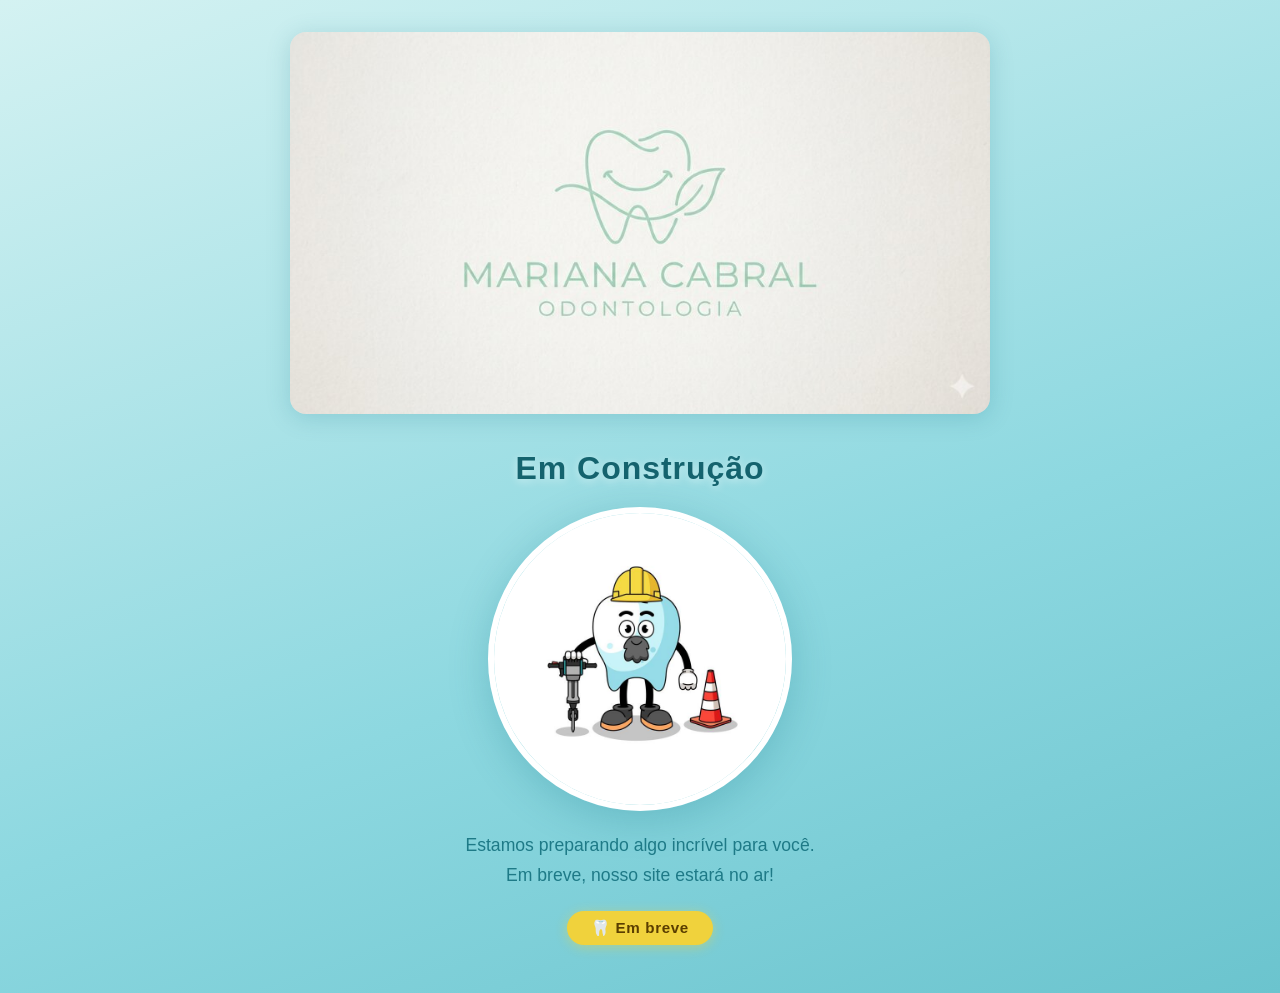
<file: overlays/kimawesome/mari/site/html/index.html>
<!DOCTYPE html>
<html lang="pt-BR">
<head>
  <meta charset="UTF-8">
  <meta name="viewport" content="width=device-width, initial-scale=1.0">
  <title>Dra. Mariana Cabral – Em Construção</title>
  <style>
    *, *::before, *::after { box-sizing: border-box; margin: 0; padding: 0; }
    body {
      min-height: 100vh;
      background: linear-gradient(160deg, #d4f2f2 0%, #8dd8e0 60%, #6bc4ce 100%);
      display: flex;
      flex-direction: column;
      align-items: center;
      font-family: 'Segoe UI', Tahoma, Geneva, Verdana, sans-serif;
      padding: 32px 20px 48px;
    }
    .logo-top {
      max-width: 700px;
      width: 90%;
      border-radius: 16px;
      box-shadow: 0 4px 24px rgba(0,100,120,0.18);
      margin-bottom: 36px;
    }
    .construction-wrap {
      display: flex;
      flex-direction: column;
      align-items: center;
      gap: 20px;
    }
    .construction-img {
      max-width: 380px;
      width: 80%;
      border-radius: 50%;
      box-shadow: 0 8px 40px rgba(0,100,120,0.22);
      border: 6px solid #fff;
    }
    h1 {
      color: #14636e;
      font-size: 2rem;
      font-weight: 700;
      text-align: center;
      text-shadow: 0 2px 8px rgba(255,255,255,0.5);
      letter-spacing: 0.03em;
    }
    p {
      color: #1e7a87;
      font-size: 1.1rem;
      text-align: center;
      max-width: 480px;
      line-height: 1.7;
    }
    .badge {
      display: inline-block;
      background: #f0d23c;
      color: #5a3e00;
      font-weight: 700;
      padding: 8px 24px;
      border-radius: 32px;
      font-size: 0.95rem;
      box-shadow: 0 2px 12px rgba(240,210,60,0.45);
      letter-spacing: 0.04em;
    }
  </style>
</head>
<body>
  <img class="logo-top" src="[data-uri]" alt="Logo Dra. Mariana Cabral">
  <div class="construction-wrap">
    <h1>Em Construção</h1>
    <img class="construction-img" src="[data-uri]" alt="Página em construção">
    <p>Estamos preparando algo incrível para você.<br>Em breve, nosso site estará no ar!</p>
    <span class="badge">🦷 Em breve</span>
  </div>
</body>
</html>
</file>
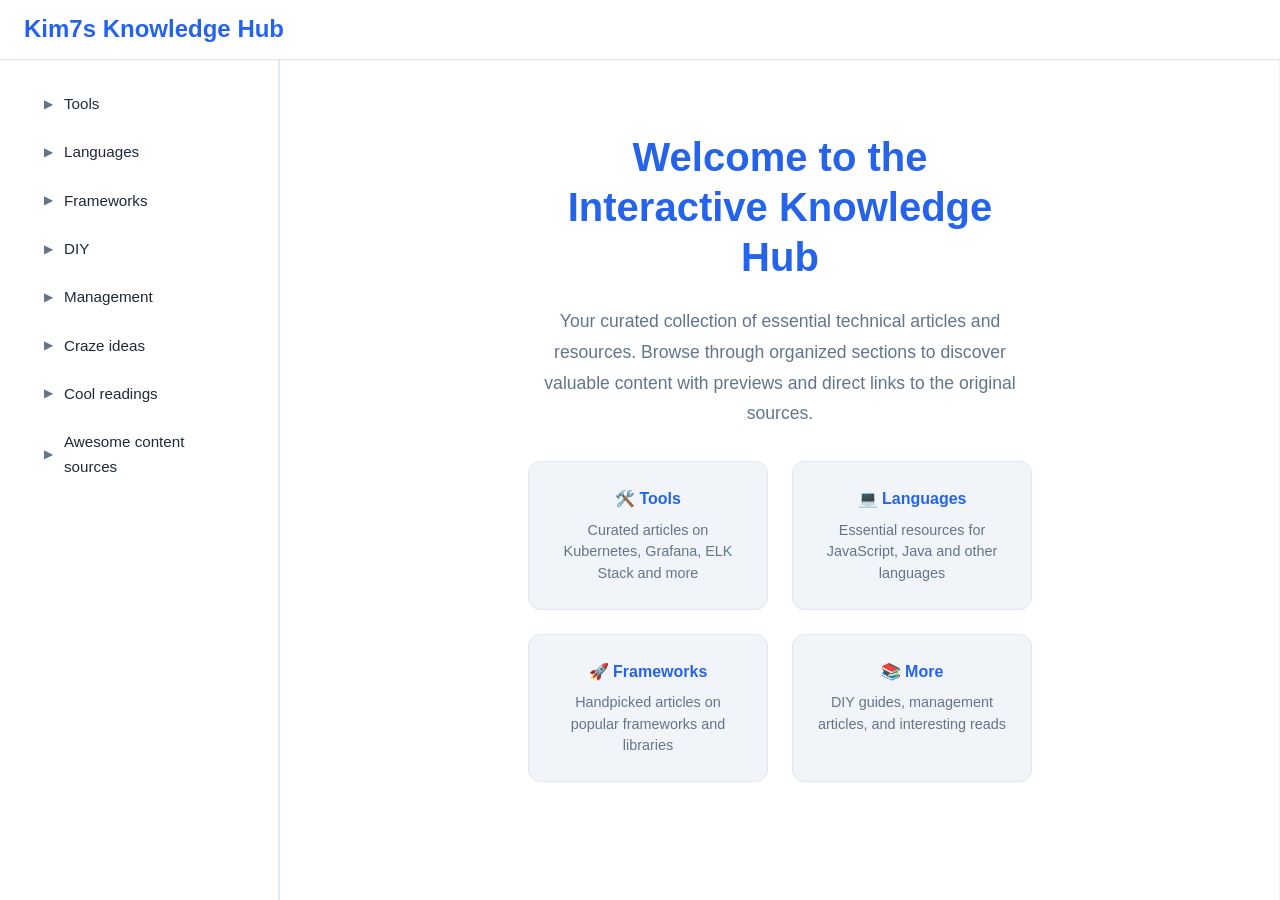
<file: overlays/kimawesome/site/articles/site/index.html>
<!DOCTYPE html>
<html lang="en">

<head>
    <meta charset="UTF-8">
    <meta name="viewport" content="width=device-width, initial-scale=1.0">
    <title>Kim7s Knowledge Hub</title>
    <link rel="stylesheet" href="styles.css">
</head>

<body>
    <!-- Mobile Overlay -->
    <div class="mobile-overlay" id="mobile-overlay"></div>

    <div class="app-container">
        <!-- Header -->
        <header class="header">
            <button class="mobile-menu-button" id="mobile-menu-button" aria-label="Toggle navigation menu">
                ☰
            </button>
            <h1>Kim7s Knowledge Hub</h1>
        </header>

        <!-- Sidebar Navigation -->
        <aside class="sidebar" id="sidebar">
            <nav class="navigation" role="navigation" aria-label="Knowledge Hub Navigation">
                <ul class="nav-tree">
                    <li class="nav-section">
                        <div class="nav-section-header" tabindex="0" role="button" aria-expanded="false"
                            aria-controls="tools-subsections">
                            <span class="nav-expand-icon">▶</span>
                            <span class="nav-section-title">Tools</span>
                        </div>
                        <ul class="nav-subsections" id="tools-subsections">
                            <li class="nav-subsection">
                                <a href="#" class="nav-subsection-link" data-section="Tools"
                                    data-subsection="k8s">k8s</a>
                            </li>
                            <li class="nav-subsection">
                                <a href="#" class="nav-subsection-link" data-section="Tools"
                                    data-subsection="grafana">grafana</a>
                            </li>
                            <li class="nav-subsection">
                                <a href="#" class="nav-subsection-link" data-section="Tools"
                                    data-subsection="elk">elk</a>
                            </li>
                        </ul>
                    </li>

                    <li class="nav-section">
                        <div class="nav-section-header" tabindex="0" role="button" aria-expanded="false"
                            aria-controls="languages-subsections">
                            <span class="nav-expand-icon">▶</span>
                            <span class="nav-section-title">Languages</span>
                        </div>
                        <ul class="nav-subsections" id="languages-subsections">
                            <li class="nav-subsection">
                                <a href="#" class="nav-subsection-link" data-section="Languages"
                                    data-subsection="js">JS</a>
                            </li>
                            <li class="nav-subsection">
                                <a href="#" class="nav-subsection-link" data-section="Languages"
                                    data-subsection="java">java</a>
                            </li>
                            <li class="nav-subsection">
                                <a href="#" class="nav-subsection-link" data-section="Languages"
                                    data-subsection="yaml">yaml</a>
                            </li>
                        </ul>
                    </li>

                    <li class="nav-section">
                        <div class="nav-section-header" tabindex="0" role="button" aria-expanded="false"
                            aria-controls="frameworks-subsections">
                            <span class="nav-expand-icon">▶</span>
                            <span class="nav-section-title">Frameworks</span>
                        </div>
                        <ul class="nav-subsections" id="frameworks-subsections">
                            <!-- Subsections to be defined in later tasks -->
                        </ul>
                    </li>

                    <li class="nav-section">
                        <div class="nav-section-header" tabindex="0" role="button" aria-expanded="false"
                            aria-controls="diy-subsections">
                            <span class="nav-expand-icon">▶</span>
                            <span class="nav-section-title">DIY</span>
                        </div>
                        <ul class="nav-subsections" id="diy-subsections">
                            <!-- Subsections to be defined in later tasks -->
                        </ul>
                    </li>

                    <li class="nav-section">
                        <div class="nav-section-header" tabindex="0" role="button" aria-expanded="false"
                            aria-controls="management-subsections">
                            <span class="nav-expand-icon">▶</span>
                            <span class="nav-section-title">Management</span>
                        </div>
                        <ul class="nav-subsections" id="management-subsections">
                            <!-- Subsections to be defined in later tasks -->
                        </ul>
                    </li>

                    <li class="nav-section">
                        <div class="nav-section-header" tabindex="0" role="button" aria-expanded="false"
                            aria-controls="craze-ideas-subsections">
                            <span class="nav-expand-icon">▶</span>
                            <span class="nav-section-title">Craze ideas</span>
                        </div>
                        <ul class="nav-subsections" id="craze-ideas-subsections">
                            <!-- Subsections to be defined in later tasks -->
                        </ul>
                    </li>

                    <li class="nav-section">
                        <div class="nav-section-header" tabindex="0" role="button" aria-expanded="false"
                            aria-controls="cool-readings-subsections">
                            <span class="nav-expand-icon">▶</span>
                            <span class="nav-section-title">Cool readings</span>
                        </div>
                        <ul class="nav-subsections" id="cool-readings-subsections">
                            <!-- Subsections to be defined in later tasks -->
                        </ul>
                    </li>

                    <li class="nav-section">
                        <div class="nav-section-header" tabindex="0" role="button" aria-expanded="false"
                            aria-controls="awesome-content-sources-subsections">
                            <span class="nav-expand-icon">▶</span>
                            <span class="nav-section-title">Awesome content sources</span>
                        </div>
                        <ul class="nav-subsections" id="awesome-content-sources-subsections">
                            <li class="nav-subsection">
                                <a href="#" class="nav-subsection-link" data-section="Awesome content sources"
                                    data-subsection="tech">Tech</a>
                            </li>
                        </ul>
                    </li>
                </ul>
            </nav>
        </aside>

        <!-- Main Content Area -->
        <main class="main-content" id="main-content">
            <!-- Dynamic content will be loaded here -->
            <div class="content-container" id="content-container">
                <div class="welcome-content">
                    <h2>Welcome to the Interactive Knowledge Hub</h2>
                    <p>Your curated collection of essential technical articles and resources. Browse through organized
                        sections to discover valuable content with previews and direct links to the original sources.
                    </p>

                    <div class="welcome-features">
                        <div class="welcome-feature">
                            <h4>🛠️ Tools</h4>
                            <p>Curated articles on Kubernetes, Grafana, ELK Stack and more</p>
                        </div>
                        <div class="welcome-feature">
                            <h4>💻 Languages</h4>
                            <p>Essential resources for JavaScript, Java and other languages</p>
                        </div>
                        <div class="welcome-feature">
                            <h4>🚀 Frameworks</h4>
                            <p>Handpicked articles on popular frameworks and libraries</p>
                        </div>
                        <div class="welcome-feature">
                            <h4>📚 More</h4>
                            <p>DIY guides, management articles, and interesting reads</p>
                        </div>
                    </div>
                </div>
            </div>
        </main>
    </div>

    <script src="script.js"></script>
</body>

</html>
</file>
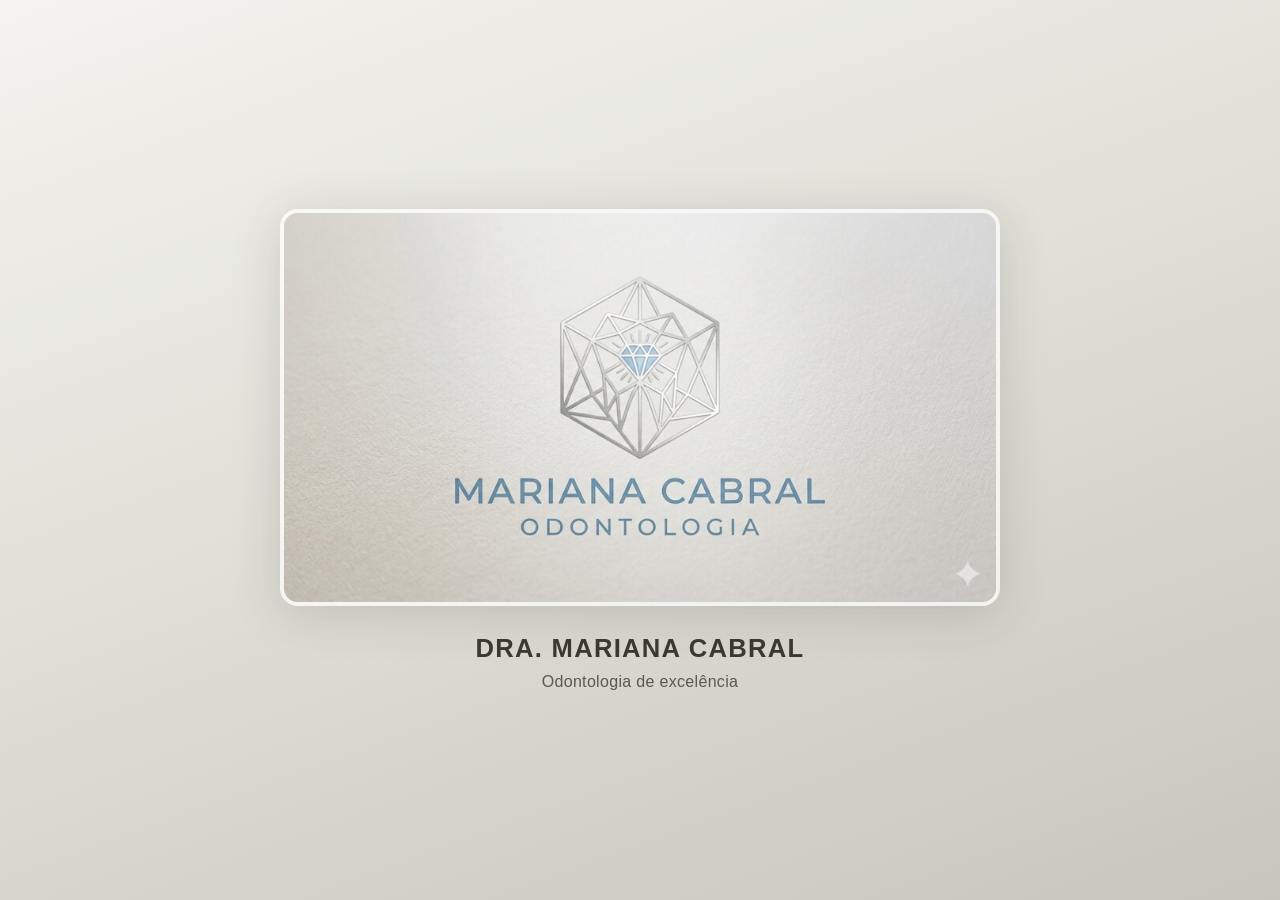
<file: overlays/kimawesome/mari/site/html/logo-diamante.html>
<!DOCTYPE html>
<html lang="pt-BR">
<head>
  <meta charset="UTF-8">
  <meta name="viewport" content="width=device-width, initial-scale=1.0">
  <title>Dra. Mariana Cabral – Diamante</title>
  <style>
    *, *::before, *::after { box-sizing: border-box; margin: 0; padding: 0; }
    body {
      min-height: 100vh;
      background: linear-gradient(160deg, #f4f3ef 0%, #deded6 50%, #c8c6bc 100%);
      display: flex;
      flex-direction: column;
      align-items: center;
      justify-content: center;
      font-family: 'Segoe UI', Tahoma, Geneva, Verdana, sans-serif;
      padding: 48px 20px;
    }
    .logo-img {
      max-width: 720px;
      width: 92%;
      border-radius: 18px;
      box-shadow: 0 8px 48px rgba(60,60,50,0.18);
      border: 4px solid rgba(255,255,255,0.7);
    }
    h1 {
      color: #3a3830;
      font-size: 1.6rem;
      font-weight: 600;
      margin-top: 28px;
      letter-spacing: 0.05em;
      text-align: center;
      text-transform: uppercase;
    }
    p {
      color: #5a5850;
      margin-top: 10px;
      font-size: 1rem;
      text-align: center;
      letter-spacing: 0.02em;
    }
  </style>
</head>
<body>
  <img class="logo-img" src="[data-uri]" alt="Logo Diamante – Dra. Mariana Cabral">
  <h1>Dra. Mariana Cabral</h1>
  <p>Odontologia de excelência</p>
</body>
</html>
</file>
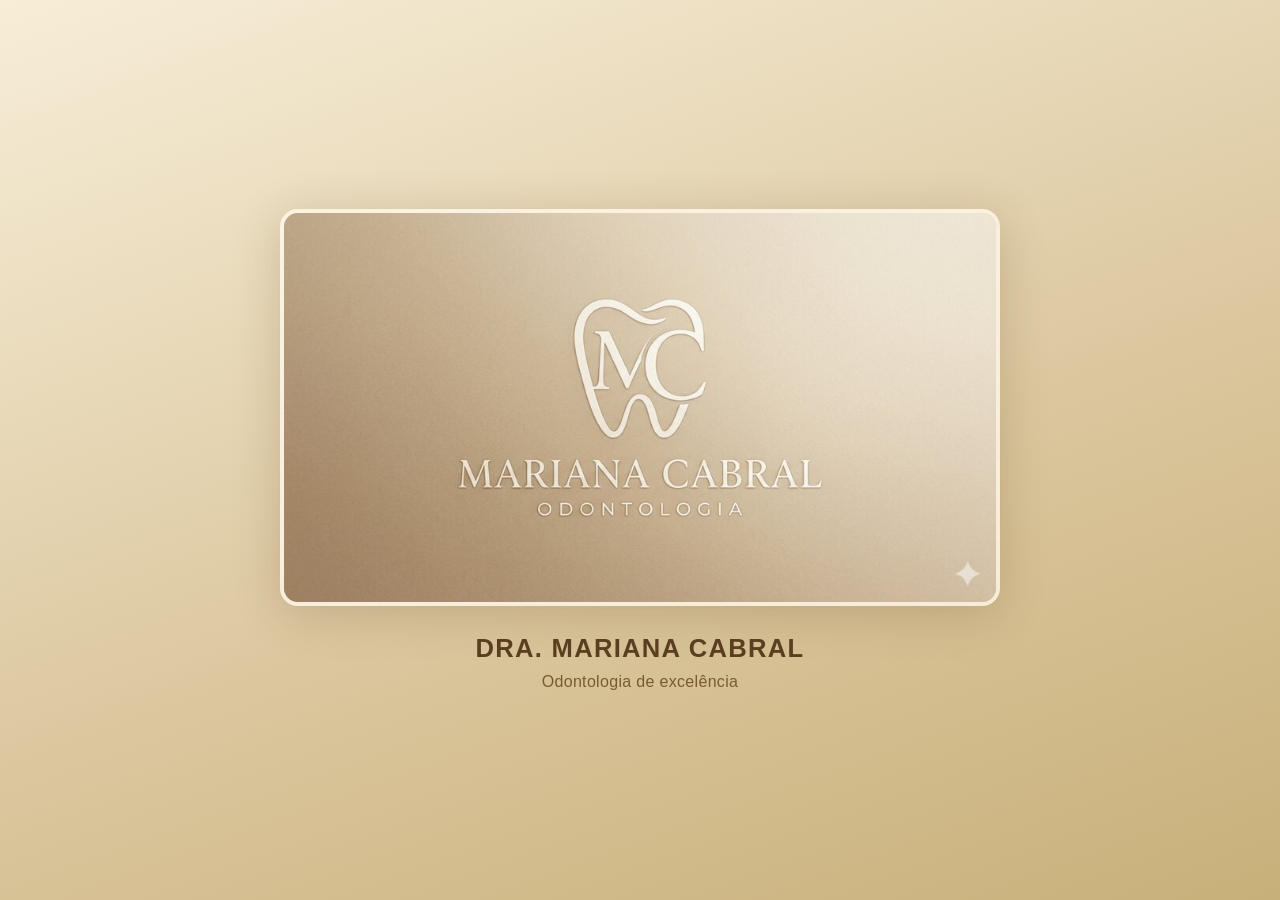
<file: overlays/kimawesome/mari/site/html/logo-normal.html>
<!DOCTYPE html>
<html lang="pt-BR">
<head>
  <meta charset="UTF-8">
  <meta name="viewport" content="width=device-width, initial-scale=1.0">
  <title>Dra. Mariana Cabral</title>
  <style>
    *, *::before, *::after { box-sizing: border-box; margin: 0; padding: 0; }
    body {
      min-height: 100vh;
      background: linear-gradient(160deg, #f7eed8 0%, #dcc8a0 55%, #c8b07a 100%);
      display: flex;
      flex-direction: column;
      align-items: center;
      justify-content: center;
      font-family: 'Segoe UI', Tahoma, Geneva, Verdana, sans-serif;
      padding: 48px 20px;
    }
    .logo-img {
      max-width: 720px;
      width: 92%;
      border-radius: 18px;
      box-shadow: 0 8px 48px rgba(80,50,20,0.20);
      border: 4px solid rgba(255,248,235,0.8);
    }
    h1 {
      color: #5a3e20;
      font-size: 1.6rem;
      font-weight: 600;
      margin-top: 28px;
      letter-spacing: 0.05em;
      text-align: center;
      text-transform: uppercase;
    }
    p {
      color: #7a5a30;
      margin-top: 10px;
      font-size: 1rem;
      text-align: center;
      letter-spacing: 0.02em;
    }
  </style>
</head>
<body>
  <img class="logo-img" src="[data-uri]" alt="Logo – Dra. Mariana Cabral">
  <h1>Dra. Mariana Cabral</h1>
  <p>Odontologia de excelência</p>
</body>
</html>
</file>
<file: overlays/kimawesome/site/articles/site/styles.css>
/* CSS Custom Properties for theming and consistent spacing */
:root {
    /* Enhanced Color Scheme with more depth */
    --primary-color: #2563eb;
    --primary-hover: #1d4ed8;
    --primary-light: #3b82f6;
    --secondary-color: #64748b;
    --secondary-hover: #475569;
    --background-light: #ffffff;
    --background-dark: #1e293b;
    --text-light: #1e293b;
    --text-dark: #f8fafc;
    --accent-color: #10b981;
    --accent-hover: #059669;
    --border-color: #e2e8f0;
    --border-hover: #cbd5e1;
    --hover-bg: #f1f5f9;
    --hover-bg-strong: #e2e8f0;
    --focus-ring: #3b82f6;
    --shadow-sm: 0 1px 2px 0 rgba(0, 0, 0, 0.05);
    --shadow-md: 0 4px 6px -1px rgba(0, 0, 0, 0.1), 0 2px 4px -1px rgba(0, 0, 0, 0.06);
    --shadow-lg: 0 10px 15px -3px rgba(0, 0, 0, 0.1), 0 4px 6px -2px rgba(0, 0, 0, 0.05);

    /* Spacing System (8px base unit) */
    --spacing-xs: 8px;
    --spacing-sm: 16px;
    --spacing-md: 24px;
    --spacing-lg: 32px;
    --spacing-xl: 40px;
    --spacing-2xl: 48px;

    /* Enhanced Typography with better hierarchy */
    --font-family: -apple-system, BlinkMacSystemFont, 'Segoe UI', 'Roboto', 'Oxygen', 'Ubuntu', 'Cantarell', sans-serif;
    --font-family-mono: 'SF Mono', 'Monaco', 'Inconsolata', 'Roboto Mono', 'Source Code Pro', monospace;
    --font-weight-normal: 400;
    --font-weight-medium: 500;
    --font-weight-semibold: 600;
    --font-weight-bold: 700;
    --line-height-tight: 1.25;
    --line-height-normal: 1.5;
    --line-height-relaxed: 1.75;

    /* Layout */
    --sidebar-width: 280px;
    --header-height: 60px;
    --border-radius: 6px;
    --border-radius-lg: 12px;

    /* Enhanced Animation System */
    --transition-fast: 150ms cubic-bezier(0.4, 0, 0.2, 1);
    --transition-normal: 250ms cubic-bezier(0.4, 0, 0.2, 1);
    --transition-slow: 350ms cubic-bezier(0.4, 0, 0.2, 1);
    --transition-bounce: 400ms cubic-bezier(0.68, -0.55, 0.265, 1.55);
    --ease-in-out: cubic-bezier(0.4, 0, 0.2, 1);
    --ease-out: cubic-bezier(0, 0, 0.2, 1);
    --ease-in: cubic-bezier(0.4, 0, 1, 1);
}

/* Reset and base styles */
* {
    margin: 0;
    padding: 0;
    box-sizing: border-box;
}

body {
    font-family: var(--font-family);
    background-color: var(--background-light);
    color: var(--text-light);
    line-height: 1.6;
    overflow-x: hidden;
}

/* Main layout container */
.app-container {
    display: grid;
    grid-template-areas:
        "header header"
        "sidebar main";
    grid-template-columns: var(--sidebar-width) 1fr;
    grid-template-rows: var(--header-height) 1fr;
    min-height: 100vh;
}

/* Enhanced Header with subtle animations */
.header {
    grid-area: header;
    background-color: var(--background-light);
    border-bottom: 1px solid var(--border-color);
    display: flex;
    align-items: center;
    padding: 0 var(--spacing-md);
    position: sticky;
    top: 0;
    z-index: 100;
    backdrop-filter: blur(8px);
    box-shadow: var(--shadow-sm);
    transition: box-shadow var(--transition-normal), border-color var(--transition-normal);
}

.header:hover {
    box-shadow: var(--shadow-md);
    border-bottom-color: var(--border-hover);
}

.header h1 {
    font-size: 1.5rem;
    font-weight: var(--font-weight-semibold);
    color: var(--primary-color);
    transition: color var(--transition-fast);
}

/* Enhanced Sidebar with subtle depth */
.sidebar {
    grid-area: sidebar;
    background-color: var(--background-light);
    border-right: 1px solid var(--border-color);
    padding: var(--spacing-md);
    overflow-y: auto;
    height: calc(100vh - var(--header-height));
    position: sticky;
    top: var(--header-height);
    box-shadow: inset -1px 0 0 var(--border-color);
    transition: border-color var(--transition-normal);
}

.sidebar:hover {
    border-right-color: var(--border-hover);
}

/* Navigation Tree Styles */
.nav-tree {
    list-style: none;
    margin: 0;
    padding: 0;
}

.nav-section {
    margin-bottom: var(--spacing-xs);
}

.nav-section-header {
    display: flex;
    align-items: center;
    padding: var(--spacing-xs) var(--spacing-sm);
    cursor: pointer;
    border-radius: var(--border-radius);
    transition: all var(--transition-normal);
    user-select: none;
    font-weight: var(--font-weight-medium);
    color: var(--text-light);
    position: relative;
    overflow: hidden;
}

.nav-section-header:hover {
    background-color: var(--hover-bg);
}

.nav-section-header:focus {
    background-color: var(--hover-bg);
    outline: 2px solid var(--focus-ring);
    outline-offset: 2px;
}

.nav-section-header.active {
    background-color: var(--primary-color);
    color: white;
}

.nav-expand-icon {
    width: 16px;
    height: 16px;
    margin-right: var(--spacing-xs);
    display: flex;
    align-items: center;
    justify-content: center;
    font-size: 12px;
    color: var(--secondary-color);
}

.nav-expand-icon.expanded {
    color: var(--primary-color);
}

.nav-section-title {
    flex: 1;
    font-size: 0.95rem;
}

.nav-subsections {
    list-style: none;
    margin: 0;
    padding: 0;
    margin-left: var(--spacing-md);
    border-left: 2px solid var(--border-color);
    display: none;
}

.nav-subsections.expanded {
    display: block;
    border-left-color: var(--primary-color);
}

.nav-subsection {
    margin: 0;
}

.nav-subsection-link {
    display: block;
    padding: var(--spacing-xs) var(--spacing-sm);
    margin-left: var(--spacing-sm);
    color: var(--secondary-color);
    text-decoration: none;
    border-radius: var(--border-radius);
    transition: all var(--transition-normal);
    font-size: 0.9rem;
    position: relative;
    overflow: hidden;
}

.nav-subsection-link:hover {
    background-color: var(--hover-bg);
    color: var(--text-light);
}

.nav-subsection-link:focus {
    background-color: var(--hover-bg);
    color: var(--text-light);
    outline: 2px solid var(--focus-ring);
    outline-offset: 2px;
}

.nav-subsection-link.active {
    background-color: var(--accent-color);
    color: white;
    font-weight: var(--font-weight-medium);
}

/* Enhanced Main content area */
.main-content {
    grid-area: main;
    padding: var(--spacing-md);
    overflow-y: auto;
    height: calc(100vh - var(--header-height));
    background-color: var(--background-light);
    position: relative;
}

.main-content::before {
    content: '';
    position: fixed;
    top: var(--header-height);
    right: 0;
    width: 1px;
    height: calc(100vh - var(--header-height));
    background: var(--border-color);
    opacity: 0.5;
    pointer-events: none;
}

/* Subtle scroll indicator */
.main-content::-webkit-scrollbar {
    width: 6px;
}

.main-content::-webkit-scrollbar-track {
    background: var(--hover-bg);
    border-radius: 3px;
}

.main-content::-webkit-scrollbar-thumb {
    background: var(--primary-color);
    border-radius: 3px;
    transition: background var(--transition-normal);
}

.main-content::-webkit-scrollbar-thumb:hover {
    background: var(--primary-hover);
}

/* Enhanced Mobile Menu Button */
.mobile-menu-button {
    display: none;
    background: none;
    border: none;
    font-size: 1.5rem;
    color: var(--primary-color);
    cursor: pointer;
    padding: var(--spacing-xs);
    border-radius: var(--border-radius);
    transition: all var(--transition-normal);
    margin-right: var(--spacing-sm);
    position: relative;
    overflow: hidden;
}

.mobile-menu-button:hover {
    background-color: var(--hover-bg);
}

.mobile-menu-button:focus {
    outline: 2px solid var(--focus-ring);
    outline-offset: 2px;
}

/* Mobile Overlay */
.mobile-overlay {
    display: none;
    position: fixed;
    top: 0;
    left: 0;
    width: 100%;
    height: 100%;
    background-color: rgba(0, 0, 0, 0.5);
    z-index: 150;
    opacity: 0;
    transition: opacity var(--transition-normal);
}

.mobile-overlay.active {
    opacity: 1;
}

/* Enhanced Responsive Design */

/* Large Desktop (1440px+) */
@media (min-width: 1440px) {
    :root {
        --sidebar-width: 320px;
        --spacing-2xl: 64px;
    }

    .main-content {
        padding: var(--spacing-lg);
        max-width: 1200px;
        margin: 0 auto;
    }

    .welcome-features {
        grid-template-columns: repeat(4, 1fr);
    }

    .content-section {
        max-width: 900px;
    }
}

/* Desktop (1024px - 1439px) */
@media (min-width: 1024px) and (max-width: 1439px) {
    .main-content {
        padding: var(--spacing-md);
    }

    .welcome-features {
        grid-template-columns: repeat(2, 1fr);
    }
}

/* Tablet Landscape (768px - 1023px) */
@media (min-width: 768px) and (max-width: 1023px) {
    :root {
        --sidebar-width: 260px;
    }

    .header h1 {
        font-size: 1.4rem;
    }

    .main-content {
        padding: var(--spacing-md);
    }

    .welcome-features {
        grid-template-columns: repeat(2, 1fr);
        gap: var(--spacing-sm);
    }

    .nav-section-header {
        padding: var(--spacing-sm);
    }

    .nav-subsection-link {
        padding: var(--spacing-sm);
        font-size: 0.95rem;
    }
}

/* Tablet Portrait and Mobile Landscape (481px - 767px) */
@media (max-width: 767px) {
    .mobile-menu-button {
        display: block;
    }

    .mobile-overlay {
        display: block;
    }

    .app-container {
        grid-template-areas:
            "header"
            "main";
        grid-template-columns: 1fr;
        grid-template-rows: var(--header-height) 1fr;
    }

    .sidebar {
        position: fixed;
        top: var(--header-height);
        left: -100%;
        width: min(var(--sidebar-width), 80vw);
        height: calc(100vh - var(--header-height));
        z-index: 200;
        transition: left var(--transition-normal);
        box-shadow: 2px 0 20px rgba(0, 0, 0, 0.15);
        background-color: var(--background-light);
    }

    .sidebar.open {
        left: 0;
    }

    .main-content {
        padding: var(--spacing-sm);
    }

    /* Touch-friendly navigation */
    .nav-section-header {
        padding: var(--spacing-md) var(--spacing-sm);
        min-height: 48px;
        display: flex;
        align-items: center;
        font-size: 1rem;
    }

    .nav-subsection-link {
        padding: var(--spacing-md) var(--spacing-sm);
        min-height: 44px;
        display: flex;
        align-items: center;
        font-size: 0.95rem;
        margin-left: var(--spacing-md);
    }

    .nav-expand-icon {
        width: 20px;
        height: 20px;
        font-size: 14px;
    }

    .welcome-features {
        grid-template-columns: 1fr;
        gap: var(--spacing-sm);
    }

    .welcome-feature {
        padding: var(--spacing-sm);
    }

    .content-section h2 {
        font-size: 1.75rem;
    }

    .content-section h3 {
        font-size: 1.25rem;
    }
}

/* Mobile Portrait (320px - 480px) */
@media (max-width: 480px) {
    :root {
        --spacing-xs: 6px;
        --spacing-sm: 12px;
        --spacing-md: 18px;
        --spacing-lg: 24px;
    }

    .header {
        padding: 0 var(--spacing-sm);
        min-height: var(--header-height);
    }

    .header h1 {
        font-size: 1.1rem;
        font-weight: 600;
    }

    .sidebar {
        width: min(280px, 85vw);
        padding: var(--spacing-sm);
    }

    .main-content {
        padding: var(--spacing-sm);
    }

    /* Extra touch-friendly for small screens */
    .nav-section-header {
        padding: var(--spacing-md);
        min-height: 52px;
        font-size: 1rem;
    }

    .nav-subsection-link {
        padding: var(--spacing-md);
        min-height: 48px;
        font-size: 0.9rem;
    }

    .nav-expand-icon {
        width: 24px;
        height: 24px;
        font-size: 16px;
        margin-right: var(--spacing-sm);
    }

    .welcome-content h2 {
        font-size: 1.75rem;
        margin-bottom: var(--spacing-sm);
    }

    .welcome-content p {
        font-size: 1rem;
        margin-bottom: var(--spacing-md);
    }

    .content-section h2 {
        font-size: 1.5rem;
        margin-bottom: var(--spacing-sm);
    }

    .content-section h3 {
        font-size: 1.1rem;
        margin: var(--spacing-md) 0 var(--spacing-xs) 0;
    }

    .article-link {
        padding: var(--spacing-sm);
        margin: var(--spacing-sm) 0;
    }

    .article-link h4 {
        font-size: 0.95rem;
        margin-bottom: var(--spacing-xs);
    }

    .article-link p {
        font-size: 0.85rem;
        line-height: 1.5;
    }
}

/* High DPI / Retina Display Optimizations */
@media (-webkit-min-device-pixel-ratio: 2), (min-resolution: 192dpi) {
    .nav-expand-icon {
        font-weight: 500;
    }
    
    .nav-section-header,
    .nav-subsection-link {
        -webkit-font-smoothing: antialiased;
        -moz-osx-font-smoothing: grayscale;
    }
}

/* Reduced Motion Preferences */
@media (prefers-reduced-motion: reduce) {
    * {
        animation-duration: 0.01ms !important;
        animation-iteration-count: 1 !important;
        transition-duration: 0.01ms !important;
    }
    
    .sidebar {
        transition: none;
    }
    
    .mobile-overlay {
        transition: none;
    }
    
    .content-container {
        transition: none;
    }
}

/* Dark Mode Support (if system preference) */
@media (prefers-color-scheme: dark) {
    :root {
        --background-light: #1e293b;
        --background-dark: #0f172a;
        --text-light: #f8fafc;
        --text-dark: #1e293b;
        --border-color: #334155;
        --hover-bg: #334155;
        --secondary-color: #94a3b8;
    }

    .mobile-overlay {
        background-color: rgba(0, 0, 0, 0.7);
    }

    .sidebar {
        box-shadow: 2px 0 20px rgba(0, 0, 0, 0.3);
    }
}

/* Utility classes for consistent spacing */
.mb-xs {
    margin-bottom: var(--spacing-xs);
}

.mb-sm {
    margin-bottom: var(--spacing-sm);
}

.mb-md {
    margin-bottom: var(--spacing-md);
}

.mb-lg {
    margin-bottom: var(--spacing-lg);
}

.mt-xs {
    margin-top: var(--spacing-xs);
}

.mt-sm {
    margin-top: var(--spacing-sm);
}

.mt-md {
    margin-top: var(--spacing-md);
}

.mt-lg {
    margin-top: var(--spacing-lg);
}

.p-xs {
    padding: var(--spacing-xs);
}

.p-sm {
    padding: var(--spacing-sm);
}

.p-md {
    padding: var(--spacing-md);
}

.p-lg {
    padding: var(--spacing-lg);
}

/* Enhanced Content area styles */
.article-link {
    background-color: var(--hover-bg);
    border: 1px solid var(--border-color);
    border-radius: var(--border-radius-lg);
    padding: var(--spacing-md);
    margin: var(--spacing-md) 0;
    transition: all var(--transition-normal);
    position: relative;
    overflow: hidden;
}

.article-link:hover {
    box-shadow: var(--shadow-lg);
    border-color: var(--border-hover);
}

.article-link h4 {
    margin-bottom: var(--spacing-sm);
    font-weight: var(--font-weight-semibold);
}

.article-link h4 a {
    color: var(--primary-color);
    text-decoration: none;
    font-weight: var(--font-weight-semibold);
    transition: all var(--transition-fast);
}

.article-link h4 a:hover {
    color: var(--accent-color);
}

.article-link p {
    color: var(--secondary-color);
    line-height: var(--line-height-relaxed);
    margin: 0;
    font-weight: var(--font-weight-normal);
}

/* Enhanced Focus styles for accessibility */
*:focus {
    outline: 2px solid var(--focus-ring);
    outline-offset: 2px;
    transition: outline-color var(--transition-fast);
}

*:focus:not(:focus-visible) {
    outline: none;
}

*:focus-visible {
    outline: 2px solid var(--focus-ring);
    outline-offset: 2px;
    box-shadow: 0 0 0 4px rgba(59, 130, 246, 0.1);
}

/* Smooth scrolling */
html {
    scroll-behavior: smooth;
}

/* Simplified Dynamic Content Display Styles */
.content-container {
    opacity: 1;
    transition: opacity var(--transition-normal);
}

.content-container.fade-out {
    opacity: 0;
}

.content-container.fade-in {
    opacity: 1;
}

.content-section {
    max-width: 800px;
    margin: 0 auto;
}

.content-section h2 {
    color: var(--primary-color);
    font-size: 2rem;
    font-weight: var(--font-weight-bold);
    margin-bottom: var(--spacing-md);
    border-bottom: 3px solid var(--primary-color);
    padding-bottom: var(--spacing-sm);
    position: relative;
    line-height: var(--line-height-tight);
}

.content-section h2::after {
    content: '';
    position: absolute;
    bottom: -3px;
    left: 0;
    width: 60px;
    height: 3px;
    background: var(--primary-color);
    border-radius: 2px;
}

.content-section h3 {
    color: var(--text-light);
    font-size: 1.5rem;
    font-weight: var(--font-weight-semibold);
    margin: var(--spacing-lg) 0 var(--spacing-sm) 0;
    line-height: var(--line-height-tight);
    position: relative;
    padding-left: var(--spacing-sm);
}

.content-section h3::before {
    content: '';
    position: absolute;
    left: 0;
    top: 50%;
    transform: translateY(-50%);
    width: 4px;
    height: 20px;
    background: var(--accent-color);
    border-radius: 2px;
}

.content-section p {
    margin-bottom: var(--spacing-sm);
    line-height: var(--line-height-relaxed);
    color: var(--secondary-color);
    font-weight: var(--font-weight-normal);
}

.coming-soon-placeholder {
    text-align: center;
    padding: var(--spacing-2xl);
    background-color: var(--hover-bg);
    border-radius: var(--border-radius-lg);
    border: 2px dashed var(--border-color);
    margin: var(--spacing-md) 0;
    transition: all var(--transition-normal);
    position: relative;
    overflow: hidden;
}

.coming-soon-placeholder:hover {
    border-color: var(--primary-color);
    box-shadow: var(--shadow-md);
}

.coming-soon-placeholder h3 {
    color: var(--secondary-color);
    font-size: 1.25rem;
    margin-bottom: var(--spacing-sm);
    font-weight: var(--font-weight-semibold);
    position: relative;
    z-index: 1;
}

.coming-soon-placeholder p {
    color: var(--secondary-color);
    font-size: 0.95rem;
    opacity: 0.8;
    line-height: var(--line-height-normal);
    font-weight: var(--font-weight-normal);
    position: relative;
    z-index: 1;
}

.coming-soon-placeholder .icon {
    font-size: 3rem;
    color: var(--primary-color);
    margin-bottom: var(--spacing-sm);
    opacity: 0.8;
}

.welcome-content {
    text-align: center;
    padding: var(--spacing-2xl);
    max-width: 600px;
    margin: 0 auto;
}

.welcome-content h2 {
    color: var(--primary-color);
    font-size: 2.5rem;
    font-weight: var(--font-weight-bold);
    margin-bottom: var(--spacing-md);
    border: none;
    padding: 0;
    line-height: var(--line-height-tight);
}

.welcome-content p {
    font-size: 1.1rem;
    color: var(--secondary-color);
    line-height: var(--line-height-relaxed);
    margin-bottom: var(--spacing-lg);
    font-weight: var(--font-weight-normal);
}



.welcome-features {
    display: grid;
    grid-template-columns: repeat(auto-fit, minmax(200px, 1fr));
    gap: var(--spacing-md);
    margin-top: var(--spacing-lg);
}

.welcome-feature {
    background-color: var(--hover-bg);
    padding: var(--spacing-md);
    border-radius: var(--border-radius-lg);
    border: 1px solid var(--border-color);
    transition: all var(--transition-normal);
    position: relative;
    overflow: hidden;
}

.welcome-feature:hover {
    box-shadow: var(--shadow-lg);
    border-color: var(--primary-color);
}

.welcome-feature h4 {
    color: var(--primary-color);
    font-size: 1rem;
    font-weight: var(--font-weight-semibold);
    margin-bottom: var(--spacing-xs);
    position: relative;
    z-index: 1;
}

.welcome-feature p {
    font-size: 0.9rem;
    color: var(--secondary-color);
    margin: 0;
    line-height: var(--line-height-normal);
    font-weight: var(--font-weight-normal);
    position: relative;
    z-index: 1;
}
</file>
